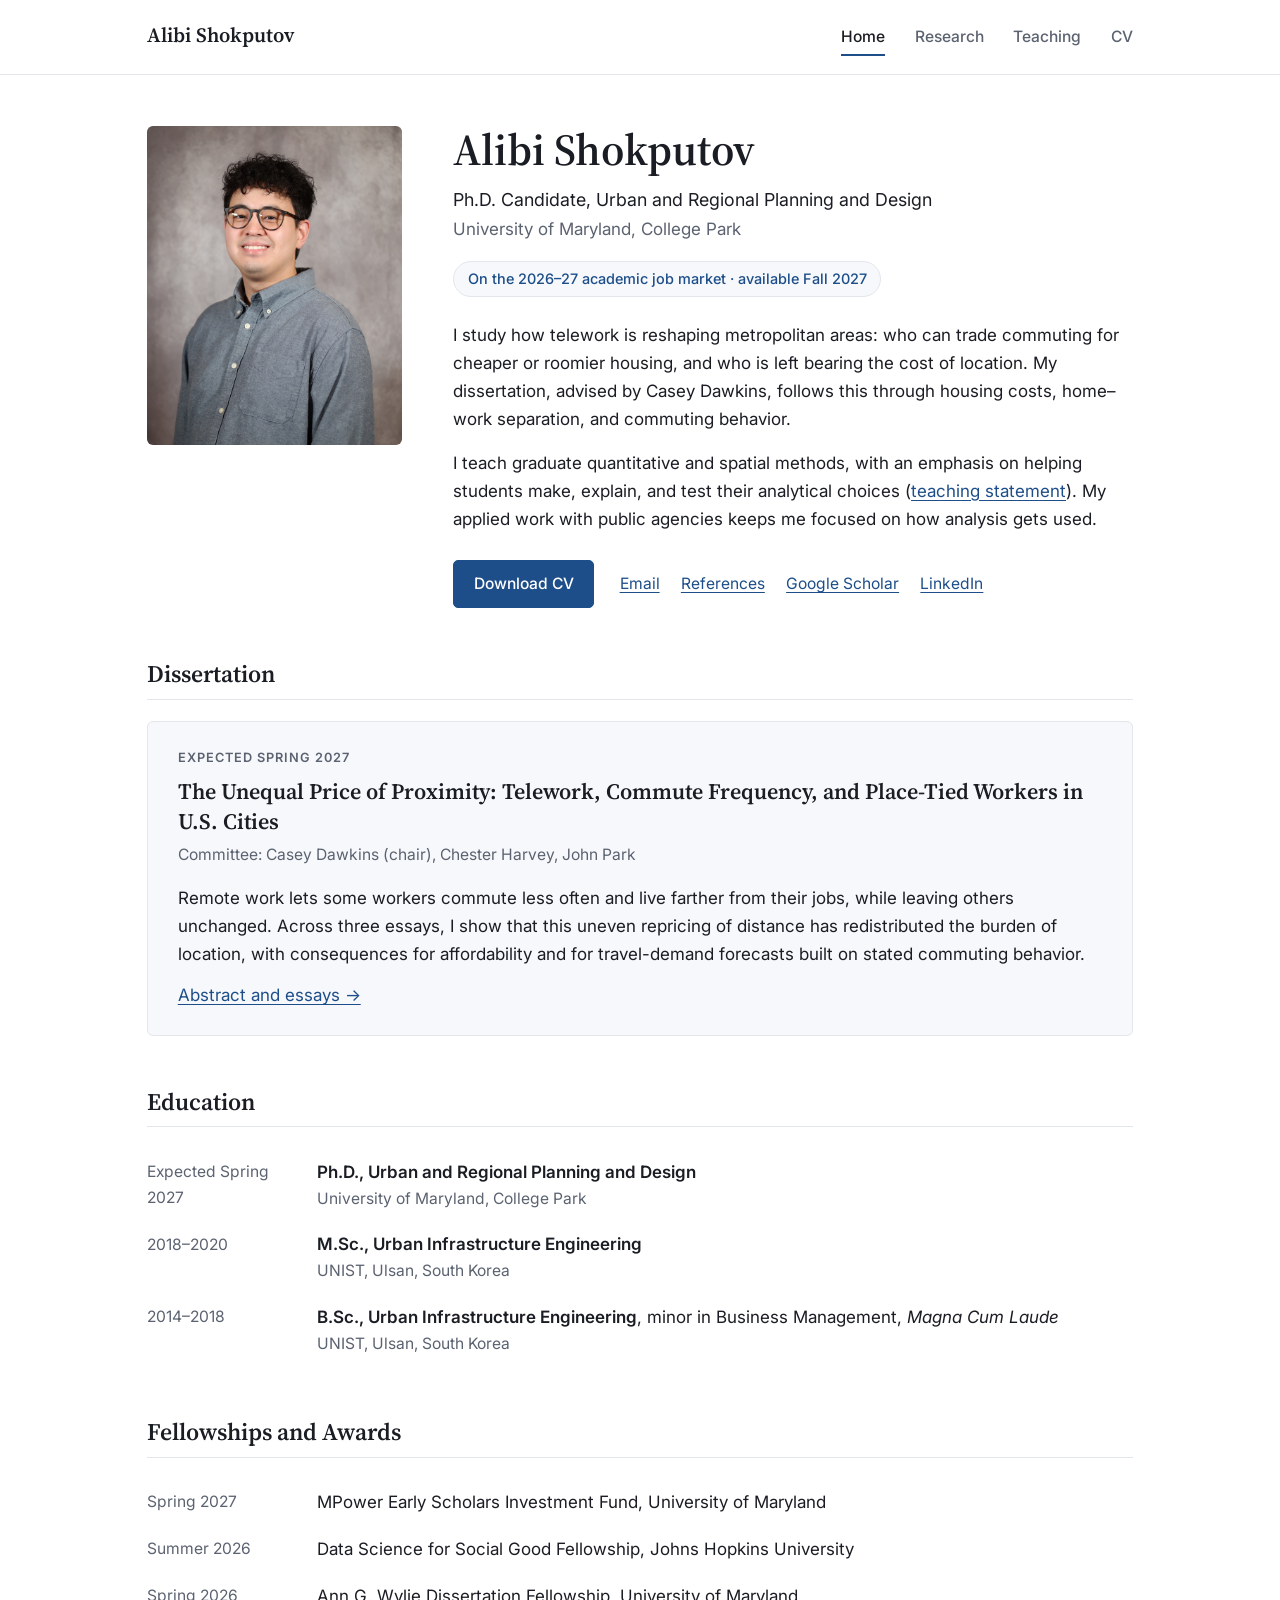
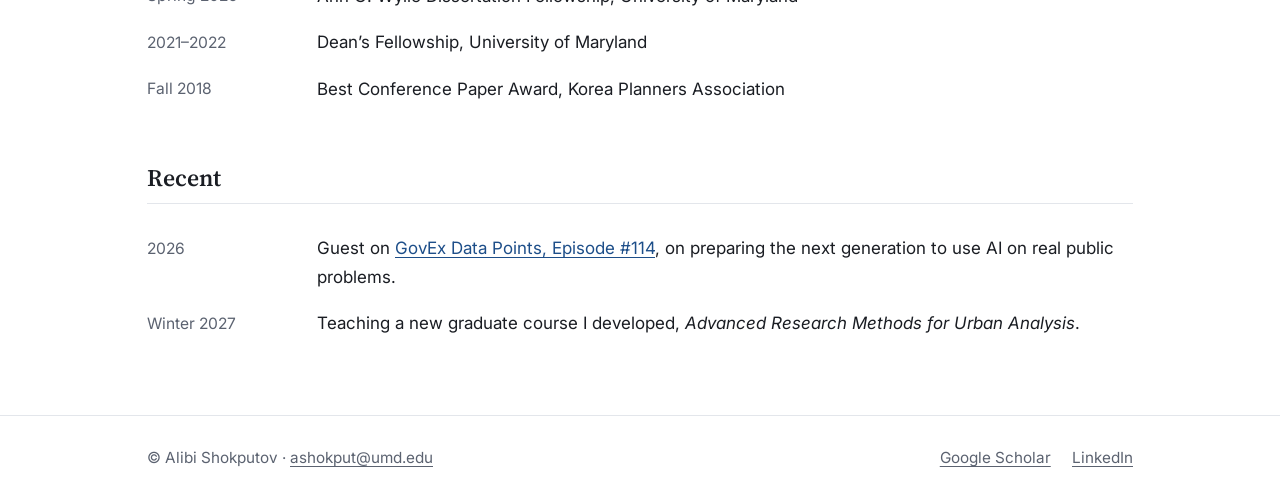
<file: index.html>
<!DOCTYPE html>
<html lang="en">
<head>
  <meta charset="UTF-8" />
  <meta name="viewport" content="width=device-width, initial-scale=1.0" />
  <title>Alibi Shokputov · Ph.D. Candidate, Urban Planning</title>
  <meta name="description" content="Alibi Shokputov is a Ph.D. candidate in Urban and Regional Planning and Design at the University of Maryland, studying how telework reshapes commuting, housing costs, and metropolitan spatial structure. On the 2026–27 academic job market." />
  <meta name="author" content="Alibi Shokputov" />
  <meta property="og:title" content="Alibi Shokputov · Ph.D. Candidate, Urban Planning" />
  <meta property="og:description" content="Ph.D. candidate at the University of Maryland studying telework, commuting, and housing. On the 2026–27 academic job market." />
  <meta property="og:type" content="website" />
  <meta property="og:url" content="https://alibishokputov.github.io/" />

  <link rel="preconnect" href="https://fonts.googleapis.com" />
  <link rel="preconnect" href="https://fonts.gstatic.com" crossorigin />
  <link href="https://fonts.googleapis.com/css2?family=Inter:wght@400;500;600&family=Source+Serif+4:ital,wght@0,400;0,600;1,400&display=swap" rel="stylesheet" />
  <link rel="stylesheet" href="styles.css" />
</head>
<body>
  <a class="skip-link" href="#main">Skip to content</a>

  <header class="site-header">
    <div class="wrap">
      <a class="brand" href="index.html">Alibi Shokputov</a>
      <nav class="site-nav" aria-label="Main">
        <a href="index.html" aria-current="page">Home</a>
        <a href="research.html">Research</a>
        <a href="teaching.html">Teaching</a>
        <a href="cv.html">CV</a>
      </nav>
    </div>
  </header>

  <main id="main">
    <div class="wrap">

      <!-- ── Hero ── -->
      <section class="hero" aria-label="About">
        <img class="hero-photo" src="photos/alibi-shokputov.jpeg" alt="Portrait of Alibi Shokputov" width="724" height="1086" />
        <div>
          <h1>Alibi Shokputov</h1>
          <p class="hero-role">Ph.D. Candidate, Urban and Regional Planning and Design</p>
          <p class="hero-inst">University of Maryland, College Park</p>
          <p class="status">On the 2026&ndash;27 academic job market &middot; available Fall 2027</p>

          <div class="hero-bio">
            <p>
              I study how telework is reshaping metropolitan areas: who can trade commuting for
              cheaper or roomier housing, and who is left bearing the cost of location. My
              dissertation, advised by Casey Dawkins, follows this through housing costs,
              home&ndash;work separation, and commuting behavior.
            </p>
            <p>
              I teach graduate quantitative and spatial methods, with an emphasis on helping students
              make, explain, and test their analytical choices (<a href="teaching.html">teaching statement</a>).
              My applied work with public agencies keeps me focused on how analysis gets used.
            </p>
          </div>

          <div class="actions">
            <a class="btn" href="CV_Alibi_Shokputov.pdf" download>Download CV</a>
            <div class="links">
              <a href="mailto:ashokput@umd.edu">Email</a>
              <a href="References_Alibi_Shokputov.pdf" target="_blank" rel="noopener noreferrer">References</a>
              <a href="https://scholar.google.com/citations?user=Bo6DQaUAAAAJ&amp;hl=en" target="_blank" rel="noopener noreferrer">Google Scholar</a>
              <a href="https://linkedin.com/in/alibi-shokputov" target="_blank" rel="noopener noreferrer">LinkedIn</a>
            </div>
          </div>
        </div>
      </section>

      <!-- ── Dissertation ── -->
      <section class="block" aria-labelledby="diss-h">
        <h2 id="diss-h">Dissertation</h2>
        <div class="feature">
          <p class="feature-label">Expected Spring 2027</p>
          <h3 class="feature-title">The Unequal Price of Proximity: Telework, Commute Frequency, and Place-Tied Workers in U.S. Cities</h3>
          <p class="feature-meta">Committee: Casey Dawkins (chair), Chester Harvey, John Park</p>
          <p>
            Remote work lets some workers commute less often and live farther from their jobs, while
            leaving others unchanged. Across three essays, I show that this uneven repricing of
            distance has redistributed the burden of location, with consequences for affordability
            and for travel-demand forecasts built on stated commuting behavior.
          </p>
          <p><a href="research.html">Abstract and essays &rarr;</a></p>
        </div>
      </section>

      <!-- ── Education ── -->
      <section class="block" aria-labelledby="edu-h">
        <h2 id="edu-h">Education</h2>
        <ul class="rows">
          <li>
            <span class="when">Expected Spring 2027</span>
            <span class="what"><strong>Ph.D., Urban and Regional Planning and Design</strong>
              <small>University of Maryland, College Park</small></span>
          </li>
          <li>
            <span class="when">2018&ndash;2020</span>
            <span class="what"><strong>M.Sc., Urban Infrastructure Engineering</strong>
              <small>UNIST, Ulsan, South Korea</small></span>
          </li>
          <li>
            <span class="when">2014&ndash;2018</span>
            <span class="what"><strong>B.Sc., Urban Infrastructure Engineering</strong>, minor in Business Management, <em>Magna Cum Laude</em>
              <small>UNIST, Ulsan, South Korea</small></span>
          </li>
        </ul>
      </section>

      <!-- ── Honors ── -->
      <section class="block" aria-labelledby="honors-h">
        <h2 id="honors-h">Fellowships and Awards</h2>
        <ul class="rows">
          <li><span class="when">Spring 2027</span><span class="what">MPower Early Scholars Investment Fund, University of Maryland</span></li>
          <li><span class="when">Summer 2026</span><span class="what">Data Science for Social Good Fellowship, Johns Hopkins University</span></li>
          <li><span class="when">Spring 2026</span><span class="what">Ann G. Wylie Dissertation Fellowship, University of Maryland</span></li>
          <li><span class="when">2021&ndash;2022</span><span class="what">Dean&rsquo;s Fellowship, University of Maryland</span></li>
          <li><span class="when">Fall 2018</span><span class="what">Best Conference Paper Award, Korea Planners Association</span></li>
        </ul>
      </section>

      <!-- ── Recent ── -->
      <section class="block" aria-labelledby="news-h">
        <h2 id="news-h">Recent</h2>
        <ul class="rows">
          <li>
            <span class="when">2026</span>
            <span class="what">Guest on <a href="https://open.spotify.com/episode/4eUxn281qxBSCKIvLGZCk2?si=a34c5520b9e842f4" target="_blank" rel="noopener noreferrer">GovEx Data Points, Episode #114</a>, on preparing the next generation to use AI on real public problems.</span>
          </li>
          <li>
            <span class="when">Winter 2027</span>
            <span class="what">Teaching a new graduate course I developed, <em>Advanced Research Methods for Urban Analysis</em>.</span>
          </li>
        </ul>
      </section>

    </div>
  </main>

  <footer class="site-footer">
    <div class="wrap">
      <span>&copy; Alibi Shokputov &middot; <a href="mailto:ashokput@umd.edu">ashokput@umd.edu</a></span>
      <span class="footer-links">
        <a href="https://scholar.google.com/citations?user=Bo6DQaUAAAAJ&amp;hl=en" target="_blank" rel="noopener noreferrer">Google Scholar</a>
        <a href="https://linkedin.com/in/alibi-shokputov" target="_blank" rel="noopener noreferrer">LinkedIn</a>
      </span>
    </div>
  </footer>
</body>
</html>
</file>
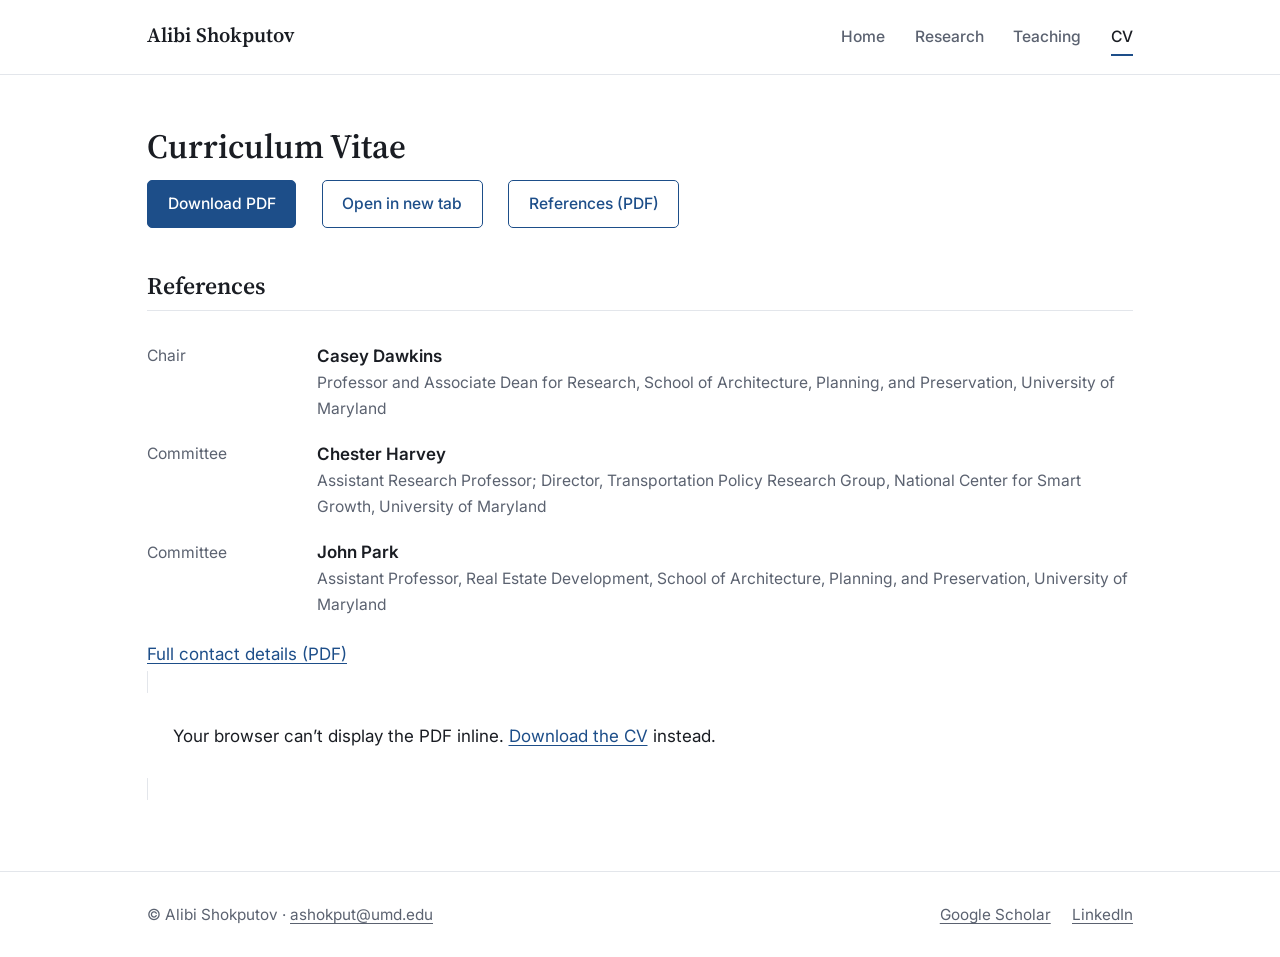
<file: cv.html>
<!DOCTYPE html>
<html lang="en">
<head>
  <meta charset="UTF-8" />
  <meta name="viewport" content="width=device-width, initial-scale=1.0" />
  <title>CV · Alibi Shokputov</title>
  <meta name="description" content="Curriculum vitae of Alibi Shokputov, Ph.D. candidate in Urban and Regional Planning and Design, University of Maryland." />
  <meta name="author" content="Alibi Shokputov" />

  <link rel="preconnect" href="https://fonts.googleapis.com" />
  <link rel="preconnect" href="https://fonts.gstatic.com" crossorigin />
  <link href="https://fonts.googleapis.com/css2?family=Inter:wght@400;500;600&family=Source+Serif+4:ital,wght@0,400;0,600;1,400&display=swap" rel="stylesheet" />
  <link rel="stylesheet" href="styles.css" />
</head>
<body>
  <a class="skip-link" href="#main">Skip to content</a>

  <header class="site-header">
    <div class="wrap">
      <a class="brand" href="index.html">Alibi Shokputov</a>
      <nav class="site-nav" aria-label="Main">
        <a href="index.html">Home</a>
        <a href="research.html">Research</a>
        <a href="teaching.html">Teaching</a>
        <a href="cv.html" aria-current="page">CV</a>
      </nav>
    </div>
  </header>

  <main id="main">
    <div class="wrap">
      <h1 class="page-title">Curriculum Vitae</h1>
      <div class="actions" style="margin-top:.75rem">
        <a class="btn" href="CV_Alibi_Shokputov.pdf" download>Download PDF</a>
        <a class="btn btn-quiet" href="CV_Alibi_Shokputov.pdf" target="_blank" rel="noopener noreferrer">Open in new tab</a>
        <a class="btn btn-quiet" href="References_Alibi_Shokputov.pdf" target="_blank" rel="noopener noreferrer">References (PDF)</a>
      </div>

      <section class="block" style="margin-top:2.5rem" aria-labelledby="refs-h">
        <h2 id="refs-h">References</h2>
        <ul class="rows">
          <li>
            <span class="when">Chair</span>
            <span class="what"><strong>Casey Dawkins</strong>
              <small>Professor and Associate Dean for Research, School of Architecture, Planning, and Preservation, University of Maryland</small></span>
          </li>
          <li>
            <span class="when">Committee</span>
            <span class="what"><strong>Chester Harvey</strong>
              <small>Assistant Research Professor; Director, Transportation Policy Research Group, National Center for Smart Growth, University of Maryland</small></span>
          </li>
          <li>
            <span class="when">Committee</span>
            <span class="what"><strong>John Park</strong>
              <small>Assistant Professor, Real Estate Development, School of Architecture, Planning, and Preservation, University of Maryland</small></span>
          </li>
        </ul>
        <p style="margin-top:.75rem"><a href="References_Alibi_Shokputov.pdf" target="_blank" rel="noopener noreferrer">Full contact details (PDF)</a></p>
      </section>

      <object class="cv-frame" style="margin-top:2.5rem" data="CV_Alibi_Shokputov.pdf#view=FitH" type="application/pdf" aria-label="Curriculum vitae of Alibi Shokputov">
        <p class="cv-fallback">Your browser can&rsquo;t display the PDF inline. <a href="CV_Alibi_Shokputov.pdf">Download the CV</a> instead.</p>
      </object>
    </div>
  </main>

  <footer class="site-footer">
    <div class="wrap">
      <span>&copy; Alibi Shokputov &middot; <a href="mailto:ashokput@umd.edu">ashokput@umd.edu</a></span>
      <span class="footer-links">
        <a href="https://scholar.google.com/citations?user=Bo6DQaUAAAAJ&amp;hl=en" target="_blank" rel="noopener noreferrer">Google Scholar</a>
        <a href="https://linkedin.com/in/alibi-shokputov" target="_blank" rel="noopener noreferrer">LinkedIn</a>
      </span>
    </div>
  </footer>
</body>
</html>
</file>
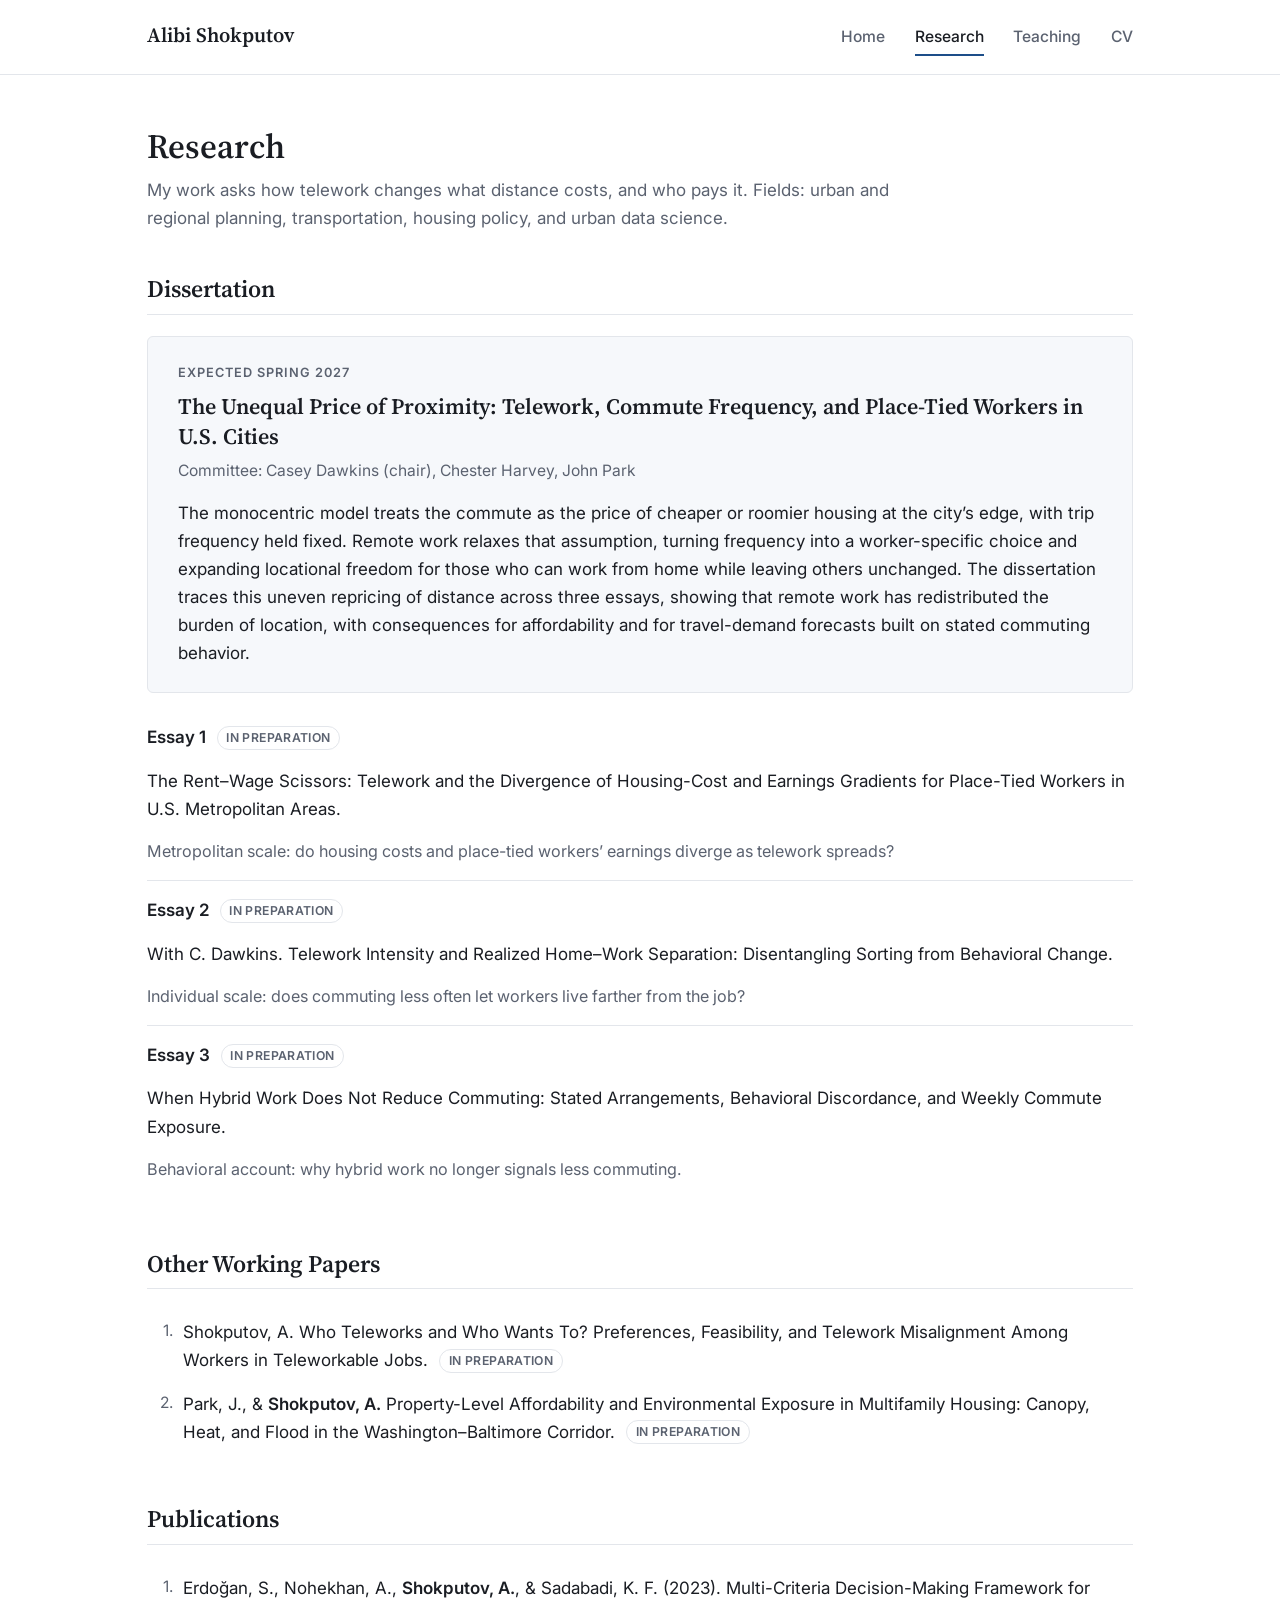
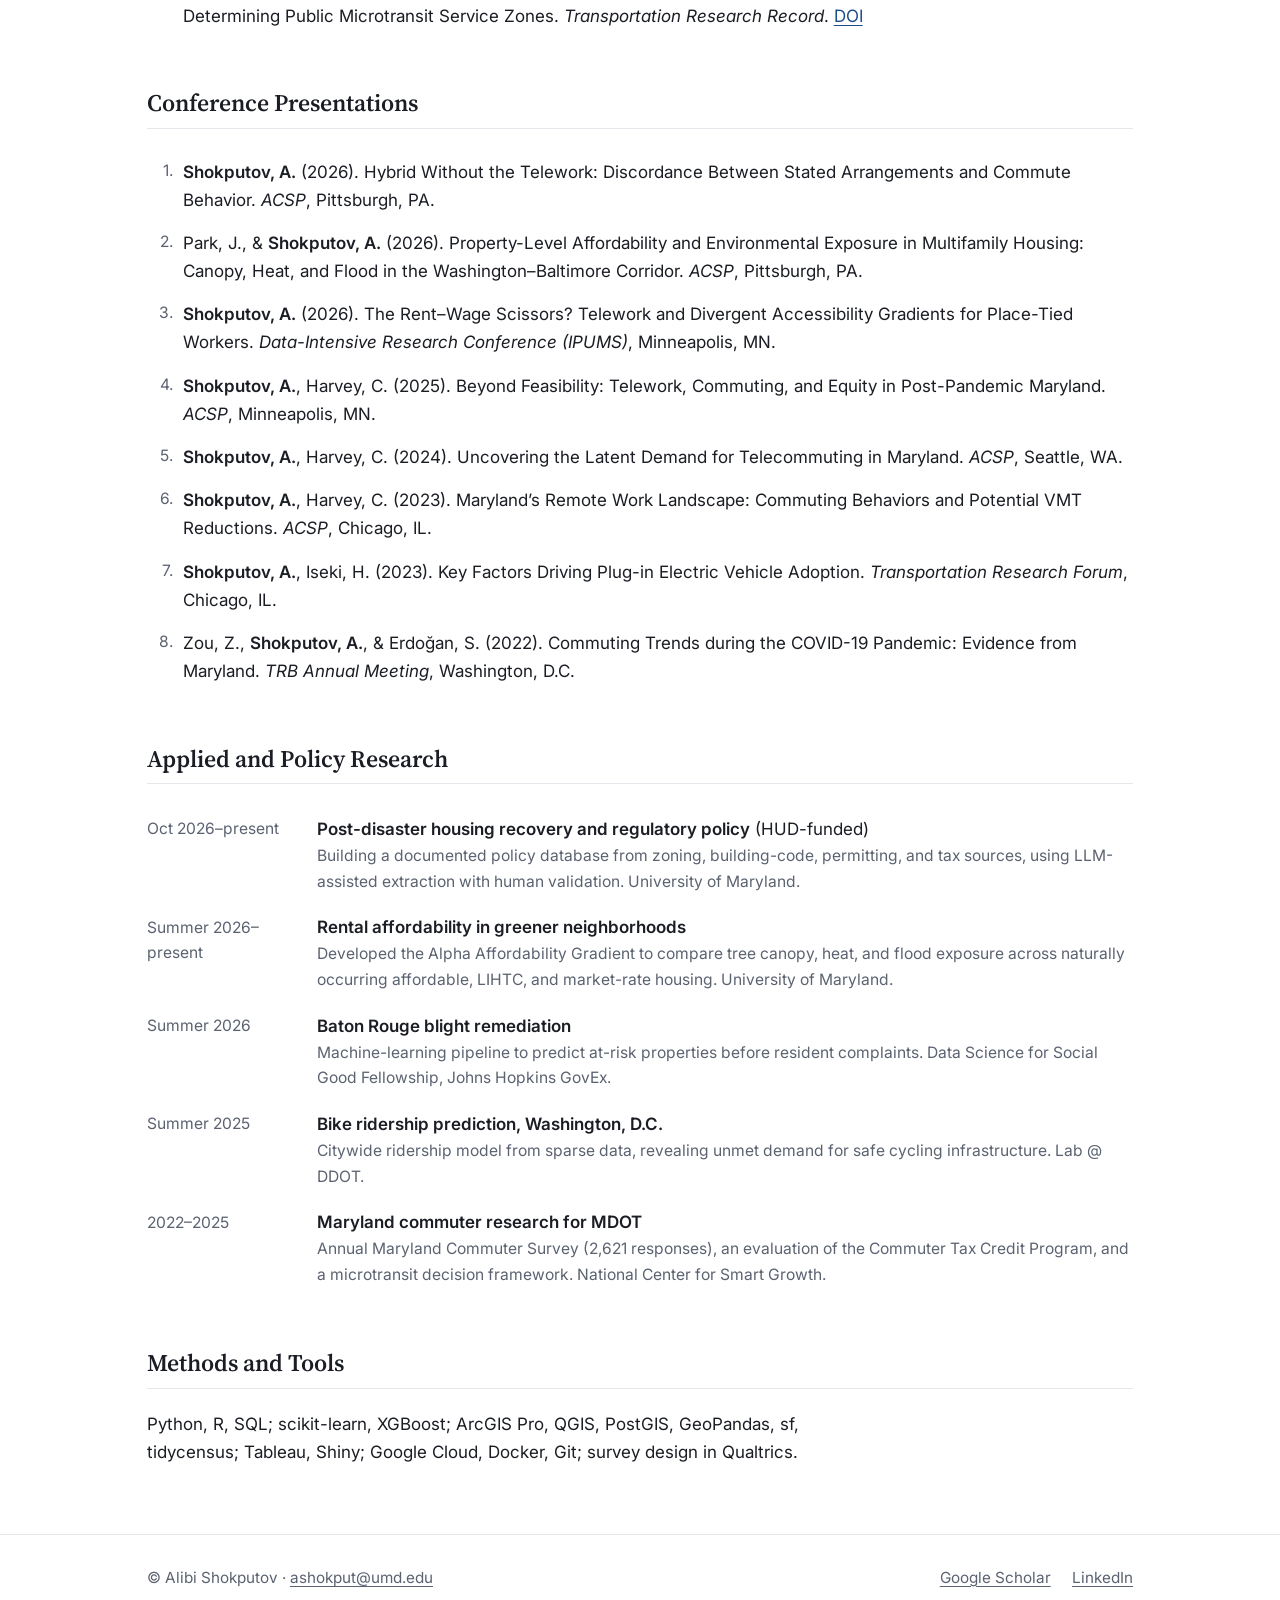
<file: research.html>
<!DOCTYPE html>
<html lang="en">
<head>
  <meta charset="UTF-8" />
  <meta name="viewport" content="width=device-width, initial-scale=1.0" />
  <title>Research · Alibi Shokputov</title>
  <meta name="description" content="Research by Alibi Shokputov on telework, commuting, and housing: dissertation, working papers, publications, presentations, and applied policy projects." />
  <meta name="author" content="Alibi Shokputov" />

  <link rel="preconnect" href="https://fonts.googleapis.com" />
  <link rel="preconnect" href="https://fonts.gstatic.com" crossorigin />
  <link href="https://fonts.googleapis.com/css2?family=Inter:wght@400;500;600&family=Source+Serif+4:ital,wght@0,400;0,600;1,400&display=swap" rel="stylesheet" />
  <link rel="stylesheet" href="styles.css" />
</head>
<body>
  <a class="skip-link" href="#main">Skip to content</a>

  <header class="site-header">
    <div class="wrap">
      <a class="brand" href="index.html">Alibi Shokputov</a>
      <nav class="site-nav" aria-label="Main">
        <a href="index.html">Home</a>
        <a href="research.html" aria-current="page">Research</a>
        <a href="teaching.html">Teaching</a>
        <a href="cv.html">CV</a>
      </nav>
    </div>
  </header>

  <main id="main">
    <div class="wrap">
      <h1 class="page-title">Research</h1>
      <p class="page-lede">
        My work asks how telework changes what distance costs, and who pays it. Fields: urban and
        regional planning, transportation, housing policy, and urban data science.
      </p>

      <!-- ── Dissertation ── -->
      <section class="block" style="margin-top:0" aria-labelledby="diss-h">
        <h2 id="diss-h">Dissertation</h2>
        <div class="feature">
          <p class="feature-label">Expected Spring 2027</p>
          <h3 class="feature-title">The Unequal Price of Proximity: Telework, Commute Frequency, and Place-Tied Workers in U.S. Cities</h3>
          <p class="feature-meta">Committee: Casey Dawkins (chair), Chester Harvey, John Park</p>
          <p>
            The monocentric model treats the commute as the price of cheaper or roomier housing at
            the city&rsquo;s edge, with trip frequency held fixed. Remote work relaxes that
            assumption, turning frequency into a worker-specific choice and expanding locational
            freedom for those who can work from home while leaving others unchanged. The
            dissertation traces this uneven repricing of distance across three essays, showing that
            remote work has redistributed the burden of location, with consequences for
            affordability and for travel-demand forecasts built on stated commuting behavior.
          </p>
        </div>

        <div style="margin-top:1.75rem">
          <div class="essay">
            <p class="essay-title">Essay 1 <span class="tag">In preparation</span></p>
            <p>The Rent&ndash;Wage Scissors: Telework and the Divergence of Housing-Cost and Earnings Gradients for Place-Tied Workers in U.S. Metropolitan Areas.</p>
            <p class="essay-note">Metropolitan scale: do housing costs and place-tied workers&rsquo; earnings diverge as telework spreads?</p>
          </div>
          <div class="essay">
            <p class="essay-title">Essay 2 <span class="tag">In preparation</span></p>
            <p>With C. Dawkins. Telework Intensity and Realized Home&ndash;Work Separation: Disentangling Sorting from Behavioral Change.</p>
            <p class="essay-note">Individual scale: does commuting less often let workers live farther from the job?</p>
          </div>
          <div class="essay">
            <p class="essay-title">Essay 3 <span class="tag">In preparation</span></p>
            <p>When Hybrid Work Does Not Reduce Commuting: Stated Arrangements, Behavioral Discordance, and Weekly Commute Exposure.</p>
            <p class="essay-note">Behavioral account: why hybrid work no longer signals less commuting.</p>
          </div>
        </div>
      </section>

      <!-- ── Other work ── -->
      <section class="block" aria-labelledby="wp-h">
        <h2 id="wp-h">Other Working Papers</h2>
        <ol class="cites">
          <li>Shokputov, A. Who Teleworks and Who Wants To? Preferences, Feasibility, and Telework Misalignment Among Workers in Teleworkable Jobs. <span class="tag">In preparation</span></li>
          <li>Park, J., &amp; <strong>Shokputov, A.</strong> Property-Level Affordability and Environmental Exposure in Multifamily Housing: Canopy, Heat, and Flood in the Washington&ndash;Baltimore Corridor. <span class="tag">In preparation</span></li>
        </ol>
      </section>

      <!-- ── Published ── -->
      <section class="block" aria-labelledby="pub-h">
        <h2 id="pub-h">Publications</h2>
        <ol class="cites">
          <li>
            Erdo&#287;an, S., Nohekhan, A., <strong>Shokputov, A.</strong>, &amp; Sadabadi, K. F. (2023).
            Multi-Criteria Decision-Making Framework for Determining Public Microtransit Service Zones.
            <em>Transportation Research Record</em>.
            <a href="https://doi.org/10.1177/03611981231158485" target="_blank" rel="noopener noreferrer">DOI</a>
          </li>
        </ol>
      </section>

      <!-- ── Presentations ── -->
      <section class="block" aria-labelledby="conf-h">
        <h2 id="conf-h">Conference Presentations</h2>
        <ol class="cites">
          <li><strong>Shokputov, A.</strong> (2026). Hybrid Without the Telework: Discordance Between Stated Arrangements and Commute Behavior. <em>ACSP</em>, Pittsburgh, PA.</li>
          <li>Park, J., &amp; <strong>Shokputov, A.</strong> (2026). Property-Level Affordability and Environmental Exposure in Multifamily Housing: Canopy, Heat, and Flood in the Washington&ndash;Baltimore Corridor. <em>ACSP</em>, Pittsburgh, PA.</li>
          <li><strong>Shokputov, A.</strong> (2026). The Rent&ndash;Wage Scissors? Telework and Divergent Accessibility Gradients for Place-Tied Workers. <em>Data-Intensive Research Conference (IPUMS)</em>, Minneapolis, MN.</li>
          <li><strong>Shokputov, A.</strong>, Harvey, C. (2025). Beyond Feasibility: Telework, Commuting, and Equity in Post-Pandemic Maryland. <em>ACSP</em>, Minneapolis, MN.</li>
          <li><strong>Shokputov, A.</strong>, Harvey, C. (2024). Uncovering the Latent Demand for Telecommuting in Maryland. <em>ACSP</em>, Seattle, WA.</li>
          <li><strong>Shokputov, A.</strong>, Harvey, C. (2023). Maryland&rsquo;s Remote Work Landscape: Commuting Behaviors and Potential VMT Reductions. <em>ACSP</em>, Chicago, IL.</li>
          <li><strong>Shokputov, A.</strong>, Iseki, H. (2023). Key Factors Driving Plug-in Electric Vehicle Adoption. <em>Transportation Research Forum</em>, Chicago, IL.</li>
          <li>Zou, Z., <strong>Shokputov, A.</strong>, &amp; Erdo&#287;an, S. (2022). Commuting Trends during the COVID-19 Pandemic: Evidence from Maryland. <em>TRB Annual Meeting</em>, Washington, D.C.</li>
        </ol>
      </section>

      <!-- ── Applied ── -->
      <section class="block" aria-labelledby="applied-h">
        <h2 id="applied-h">Applied and Policy Research</h2>
        <ul class="rows">
          <li>
            <span class="when">Oct 2026&ndash;present</span>
            <span class="what"><strong>Post-disaster housing recovery and regulatory policy</strong> (HUD-funded)
              <small>Building a documented policy database from zoning, building-code, permitting, and tax sources, using LLM-assisted extraction with human validation. University of Maryland.</small></span>
          </li>
          <li>
            <span class="when">Summer 2026&ndash;present</span>
            <span class="what"><strong>Rental affordability in greener neighborhoods</strong>
              <small>Developed the Alpha Affordability Gradient to compare tree canopy, heat, and flood exposure across naturally occurring affordable, LIHTC, and market-rate housing. University of Maryland.</small></span>
          </li>
          <li>
            <span class="when">Summer 2026</span>
            <span class="what"><strong>Baton Rouge blight remediation</strong>
              <small>Machine-learning pipeline to predict at-risk properties before resident complaints. Data Science for Social Good Fellowship, Johns Hopkins GovEx.</small></span>
          </li>
          <li>
            <span class="when">Summer 2025</span>
            <span class="what"><strong>Bike ridership prediction, Washington, D.C.</strong>
              <small>Citywide ridership model from sparse data, revealing unmet demand for safe cycling infrastructure. Lab @ DDOT.</small></span>
          </li>
          <li>
            <span class="when">2022&ndash;2025</span>
            <span class="what"><strong>Maryland commuter research for MDOT</strong>
              <small>Annual Maryland Commuter Survey (2,621 responses), an evaluation of the Commuter Tax Credit Program, and a microtransit decision framework. National Center for Smart Growth.</small></span>
          </li>
        </ul>
      </section>

      <!-- ── Methods ── -->
      <section class="block" aria-labelledby="tools-h">
        <h2 id="tools-h">Methods and Tools</h2>
        <p class="measure">
          Python, R, SQL; scikit-learn, XGBoost; ArcGIS Pro, QGIS, PostGIS, GeoPandas, sf, tidycensus;
          Tableau, Shiny; Google Cloud, Docker, Git; survey design in Qualtrics.
        </p>
      </section>

    </div>
  </main>

  <footer class="site-footer">
    <div class="wrap">
      <span>&copy; Alibi Shokputov &middot; <a href="mailto:ashokput@umd.edu">ashokput@umd.edu</a></span>
      <span class="footer-links">
        <a href="https://scholar.google.com/citations?user=Bo6DQaUAAAAJ&amp;hl=en" target="_blank" rel="noopener noreferrer">Google Scholar</a>
        <a href="https://linkedin.com/in/alibi-shokputov" target="_blank" rel="noopener noreferrer">LinkedIn</a>
      </span>
    </div>
  </footer>
</body>
</html>
</file>
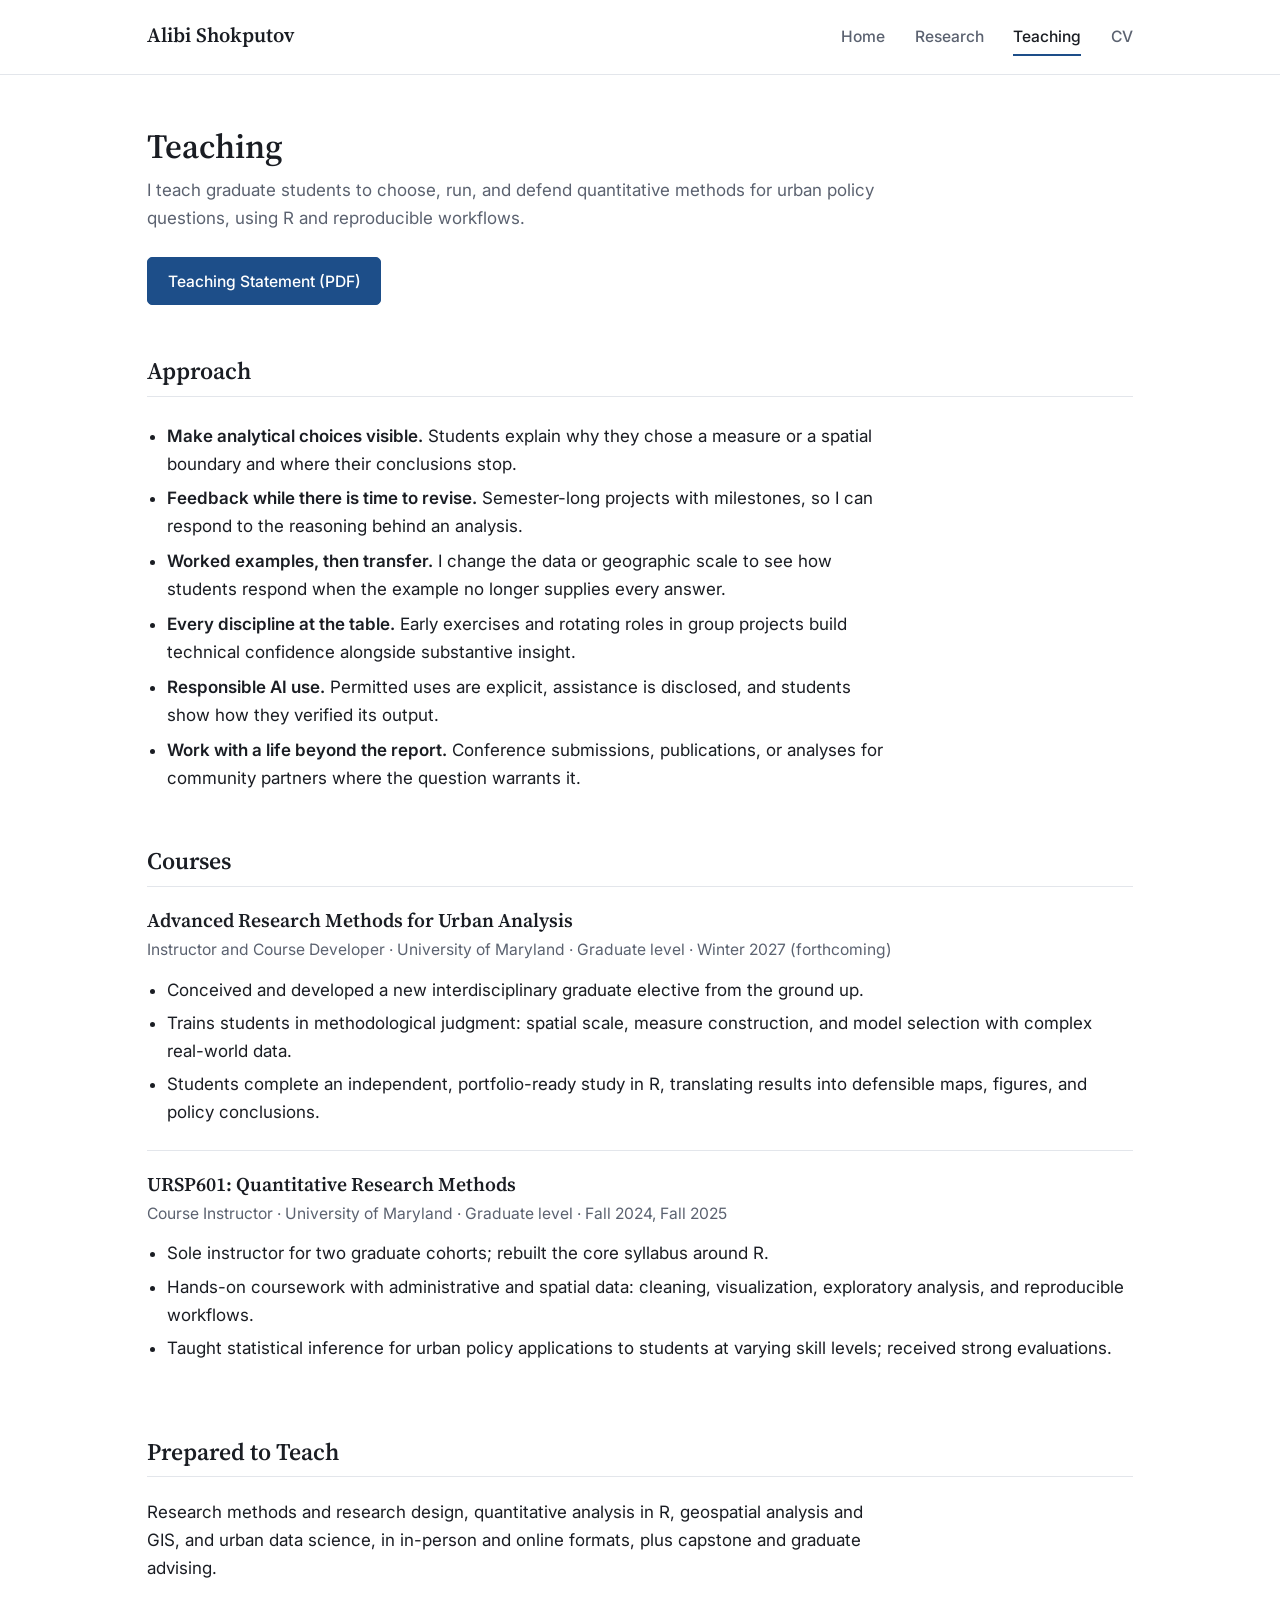
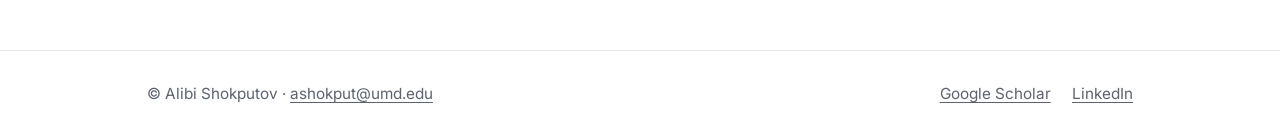
<file: teaching.html>
<!DOCTYPE html>
<html lang="en">
<head>
  <meta charset="UTF-8" />
  <meta name="viewport" content="width=device-width, initial-scale=1.0" />
  <title>Teaching · Alibi Shokputov</title>
  <meta name="description" content="Teaching by Alibi Shokputov: graduate quantitative research methods and a new advanced methods course in urban analysis at the University of Maryland." />
  <meta name="author" content="Alibi Shokputov" />

  <link rel="preconnect" href="https://fonts.googleapis.com" />
  <link rel="preconnect" href="https://fonts.gstatic.com" crossorigin />
  <link href="https://fonts.googleapis.com/css2?family=Inter:wght@400;500;600&family=Source+Serif+4:ital,wght@0,400;0,600;1,400&display=swap" rel="stylesheet" />
  <link rel="stylesheet" href="styles.css" />
</head>
<body>
  <a class="skip-link" href="#main">Skip to content</a>

  <header class="site-header">
    <div class="wrap">
      <a class="brand" href="index.html">Alibi Shokputov</a>
      <nav class="site-nav" aria-label="Main">
        <a href="index.html">Home</a>
        <a href="research.html">Research</a>
        <a href="teaching.html" aria-current="page">Teaching</a>
        <a href="cv.html">CV</a>
      </nav>
    </div>
  </header>

  <main id="main">
    <div class="wrap">
      <h1 class="page-title">Teaching</h1>
      <p class="page-lede">
        I teach graduate students to choose, run, and defend quantitative methods for urban
        policy questions, using R and reproducible workflows.
      </p>
      <div class="actions" style="margin-top:-1rem">
        <a class="btn" href="Teaching_Statement_Alibi_Shokputov.pdf" target="_blank" rel="noopener noreferrer">Teaching Statement (PDF)</a>
      </div>

      <section class="block" aria-labelledby="approach-h">
        <h2 id="approach-h">Approach</h2>
        <ul class="bullets">
          <li><strong>Make analytical choices visible.</strong> Students explain why they chose a measure or a spatial boundary and where their conclusions stop.</li>
          <li><strong>Feedback while there is time to revise.</strong> Semester-long projects with milestones, so I can respond to the reasoning behind an analysis.</li>
          <li><strong>Worked examples, then transfer.</strong> I change the data or geographic scale to see how students respond when the example no longer supplies every answer.</li>
          <li><strong>Every discipline at the table.</strong> Early exercises and rotating roles in group projects build technical confidence alongside substantive insight.</li>
          <li><strong>Responsible AI use.</strong> Permitted uses are explicit, assistance is disclosed, and students show how they verified its output.</li>
          <li><strong>Work with a life beyond the report.</strong> Conference submissions, publications, or analyses for community partners where the question warrants it.</li>
        </ul>
      </section>

      <section class="block" aria-labelledby="courses-h">
        <h2 id="courses-h">Courses</h2>
        <article class="course">
          <h3>Advanced Research Methods for Urban Analysis</h3>
          <p class="course-meta">Instructor and Course Developer &middot; University of Maryland &middot; Graduate level &middot; Winter 2027 (forthcoming)</p>
          <ul>
            <li>Conceived and developed a new interdisciplinary graduate elective from the ground up.</li>
            <li>Trains students in methodological judgment: spatial scale, measure construction, and model selection with complex real-world data.</li>
            <li>Students complete an independent, portfolio-ready study in R, translating results into defensible maps, figures, and policy conclusions.</li>
          </ul>
        </article>

        <article class="course">
          <h3>URSP601: Quantitative Research Methods</h3>
          <p class="course-meta">Course Instructor &middot; University of Maryland &middot; Graduate level &middot; Fall 2024, Fall 2025</p>
          <ul>
            <li>Sole instructor for two graduate cohorts; rebuilt the core syllabus around R.</li>
            <li>Hands-on coursework with administrative and spatial data: cleaning, visualization, exploratory analysis, and reproducible workflows.</li>
            <li>Taught statistical inference for urban policy applications to students at varying skill levels; received strong evaluations.</li>
          </ul>
        </article>
      </section>

      <section class="block" aria-labelledby="ready-h">
        <h2 id="ready-h">Prepared to Teach</h2>
        <p class="measure">
          Research methods and research design, quantitative analysis in R, geospatial analysis and
          GIS, and urban data science, in in-person and online formats, plus capstone and graduate
          advising.
        </p>
      </section>
    </div>
  </main>

  <footer class="site-footer">
    <div class="wrap">
      <span>&copy; Alibi Shokputov &middot; <a href="mailto:ashokput@umd.edu">ashokput@umd.edu</a></span>
      <span class="footer-links">
        <a href="https://scholar.google.com/citations?user=Bo6DQaUAAAAJ&amp;hl=en" target="_blank" rel="noopener noreferrer">Google Scholar</a>
        <a href="https://linkedin.com/in/alibi-shokputov" target="_blank" rel="noopener noreferrer">LinkedIn</a>
      </span>
    </div>
  </footer>
</body>
</html>
</file>
<file: styles.css>
/* ════════════════════════════════════════════════
   ALIBI SHOKPUTOV - Academic site
   One column, generous whitespace, four pages.
   ════════════════════════════════════════════════ */

:root {
  --text:        #1a1d23;
  --text-muted:  #5b6270;
  --accent:      #1d4e89;
  --accent-dark: #153a68;
  --rule:        #e3e6eb;
  --bg:          #ffffff;
  --bg-soft:     #f6f8fb;
  --measure:     44rem;
  --wide:        58rem;
  --font-serif:  'Source Serif 4', Georgia, 'Times New Roman', serif;
  --font-sans:   'Inter', system-ui, -apple-system, sans-serif;
}

*, *::before, *::after { box-sizing: border-box; margin: 0; padding: 0; }

html { font-size: 17px; scroll-behavior: smooth; }
body {
  font-family: var(--font-sans);
  color: var(--text);
  background: var(--bg);
  line-height: 1.65;
  -webkit-font-smoothing: antialiased;
}
img { display: block; max-width: 100%; }
a { color: var(--accent); text-underline-offset: 3px; }
a:hover { color: var(--accent-dark); }
em { font-style: italic; }
strong { font-weight: 600; }
ul, ol { list-style: none; }

.skip-link {
  position: absolute; left: -999px; top: 0;
  background: var(--accent); color: #fff; padding: .5rem 1rem; z-index: 10;
}
.skip-link:focus { left: 0; }

.wrap { width: min(var(--wide), 100% - 2.5rem); margin-inline: auto; }
.measure { max-width: var(--measure); }

/* ── Header / nav ── */
.site-header { border-bottom: 1px solid var(--rule); }
.site-header .wrap {
  display: flex; align-items: baseline; justify-content: space-between;
  gap: 1rem 2rem; flex-wrap: wrap; padding-block: 1.1rem;
}
.brand {
  font-family: var(--font-serif); font-size: 1.2rem; font-weight: 600;
  color: var(--text); text-decoration: none;
}
.site-nav { display: flex; gap: 1.75rem; }
.site-nav a {
  font-size: .92rem; font-weight: 500; color: var(--text-muted);
  text-decoration: none; padding-block: .25rem;
  border-bottom: 2px solid transparent;
}
.site-nav a:hover { color: var(--text); }
.site-nav a[aria-current="page"] { color: var(--text); border-bottom-color: var(--accent); }

/* ── Page structure ── */
main { padding-block: 3rem 4rem; }

.page-title {
  font-family: var(--font-serif); font-size: 2rem; font-weight: 600;
  line-height: 1.2; margin-bottom: .5rem;
}
.page-lede { color: var(--text-muted); max-width: var(--measure); margin-bottom: 2.5rem; }

.block { margin-top: 3rem; }
.block > h2 {
  font-family: var(--font-serif); font-size: 1.4rem; font-weight: 600;
  line-height: 1.3; padding-bottom: .5rem; margin-bottom: 1.25rem;
  border-bottom: 1px solid var(--rule);
}
.block > h2 + p, .block p + p { margin-top: .9rem; }
.block .measure + .measure { margin-top: .9rem; }

/* ── Home hero ── */
.hero {
  display: grid; grid-template-columns: 15rem 1fr; gap: 3rem; align-items: start;
}
.hero-photo {
  width: 15rem; height: auto; aspect-ratio: 4 / 5; object-fit: cover; object-position: 50% 12%;
  border-radius: 6px; background: var(--bg-soft);
}
.hero h1 {
  font-family: var(--font-serif); font-size: 2.6rem; font-weight: 600;
  line-height: 1.1; margin-bottom: .6rem;
}
.hero-role { font-size: 1.05rem; }
.hero-inst { color: var(--text-muted); }
.status {
  display: inline-block; margin-top: 1.1rem; padding: .3rem .8rem;
  font-size: .85rem; font-weight: 500; color: var(--accent);
  background: var(--bg-soft); border: 1px solid var(--rule); border-radius: 999px;
}
.hero-bio { margin-top: 1.4rem; }
.hero-bio p + p { margin-top: .9rem; }

.actions { display: flex; flex-wrap: wrap; gap: .75rem 1.5rem; align-items: center; margin-top: 1.6rem; }
.btn {
  display: inline-block; padding: .6rem 1.15rem; border-radius: 5px;
  background: var(--accent); color: #fff; font-size: .92rem; font-weight: 500;
  text-decoration: none; border: 1px solid var(--accent);
}
.btn:hover { background: var(--accent-dark); color: #fff; }
.btn-quiet { background: transparent; color: var(--accent); }
.btn-quiet:hover { background: var(--bg-soft); color: var(--accent-dark); }
.links { display: flex; gap: 1.25rem; font-size: .92rem; }

/* ── Dissertation feature ── */
.feature {
  background: var(--bg-soft); border: 1px solid var(--rule); border-radius: 6px;
  padding: 1.5rem 1.75rem;
}
.feature-label {
  font-size: .75rem; font-weight: 600; letter-spacing: .08em;
  text-transform: uppercase; color: var(--text-muted); margin-bottom: .5rem;
}
.feature-title {
  font-family: var(--font-serif); font-size: 1.3rem; font-weight: 600;
  line-height: 1.35; margin-bottom: .35rem;
}
.feature-meta { font-size: .92rem; color: var(--text-muted); margin-bottom: .9rem; }
.feature p + p { margin-top: .8rem; }

/* ── Simple dated lists ── */
.rows li {
  display: grid; grid-template-columns: 8.5rem 1fr; gap: 0 1.5rem;
  padding-block: .55rem;
}
.rows .when { color: var(--text-muted); font-size: .92rem; padding-top: .08rem; }
.rows .what small { display: block; color: var(--text-muted); font-size: .92rem; }

/* ── Numbered / cited lists ── */
.cites { counter-reset: cite; }
.cites li {
  counter-increment: cite; position: relative;
  padding: .45rem 0 .45rem 2.1rem;
}
.cites li::before {
  content: counter(cite) "."; position: absolute; left: 0; top: .45rem;
  width: 1.5rem; text-align: right; color: var(--text-muted); font-size: .92rem;
}
.cites.plain li { padding-left: 0; }
.cites.plain li::before { content: none; }

.essay { padding-block: .9rem; border-top: 1px solid var(--rule); }
.essay:first-of-type { border-top: 0; padding-top: 0; }
.essay-title { font-weight: 600; }
.essay-note { color: var(--text-muted); font-size: .95rem; margin-top: .15rem; }
.tag {
  display: inline-block; margin-left: .4rem; padding: .05rem .5rem;
  font-size: .72rem; font-weight: 600; letter-spacing: .03em; text-transform: uppercase;
  color: var(--text-muted); border: 1px solid var(--rule); border-radius: 999px;
  vertical-align: .1em; white-space: nowrap;
}

/* ── Course entries ── */
.course { padding-block: 1.25rem; border-top: 1px solid var(--rule); }
.course:first-of-type { border-top: 0; padding-top: 0; }
.course h3 { font-family: var(--font-serif); font-size: 1.15rem; font-weight: 600; line-height: 1.35; }
.course-meta { color: var(--text-muted); font-size: .92rem; margin: .15rem 0 .6rem; }
.course ul { list-style: disc; padding-left: 1.2rem; }
.course li { padding-block: .15rem; }

.bullets { list-style: disc; padding-left: 1.2rem; max-width: var(--measure); }
.bullets li { padding-block: .2rem; }

/* ── CV page ── */
.cv-frame {
  width: 100%; height: 80vh; min-height: 32rem;
  border: 1px solid var(--rule); border-radius: 6px; margin-top: 1.5rem;
}
.cv-fallback { padding: 1.5rem; }

/* ── Footer ── */
.site-footer { border-top: 1px solid var(--rule); padding-block: 1.75rem; font-size: .9rem; color: var(--text-muted); }
.site-footer .wrap { display: flex; justify-content: space-between; flex-wrap: wrap; gap: .5rem 2rem; }
.site-footer a { color: var(--text-muted); }
.site-footer a:hover { color: var(--accent); }
.footer-links { display: flex; gap: 1.25rem; }

/* ── Small screens ── */
@media (max-width: 760px) {
  html { font-size: 16.5px; }
  main { padding-block: 2rem 3rem; }
  .hero { grid-template-columns: 1fr; gap: 1.5rem; }
  .hero-photo { width: 11rem; }
  .hero h1 { font-size: 2.1rem; }
  .site-nav { gap: 1.25rem; }
  .rows li { grid-template-columns: 1fr; gap: 0; }
  .rows .when { padding-top: 0; }
  .feature { padding: 1.25rem; }
  .cv-frame { height: 70vh; }
}

@media print {
  .site-header, .site-footer, .actions { display: none; }
}
</file>
